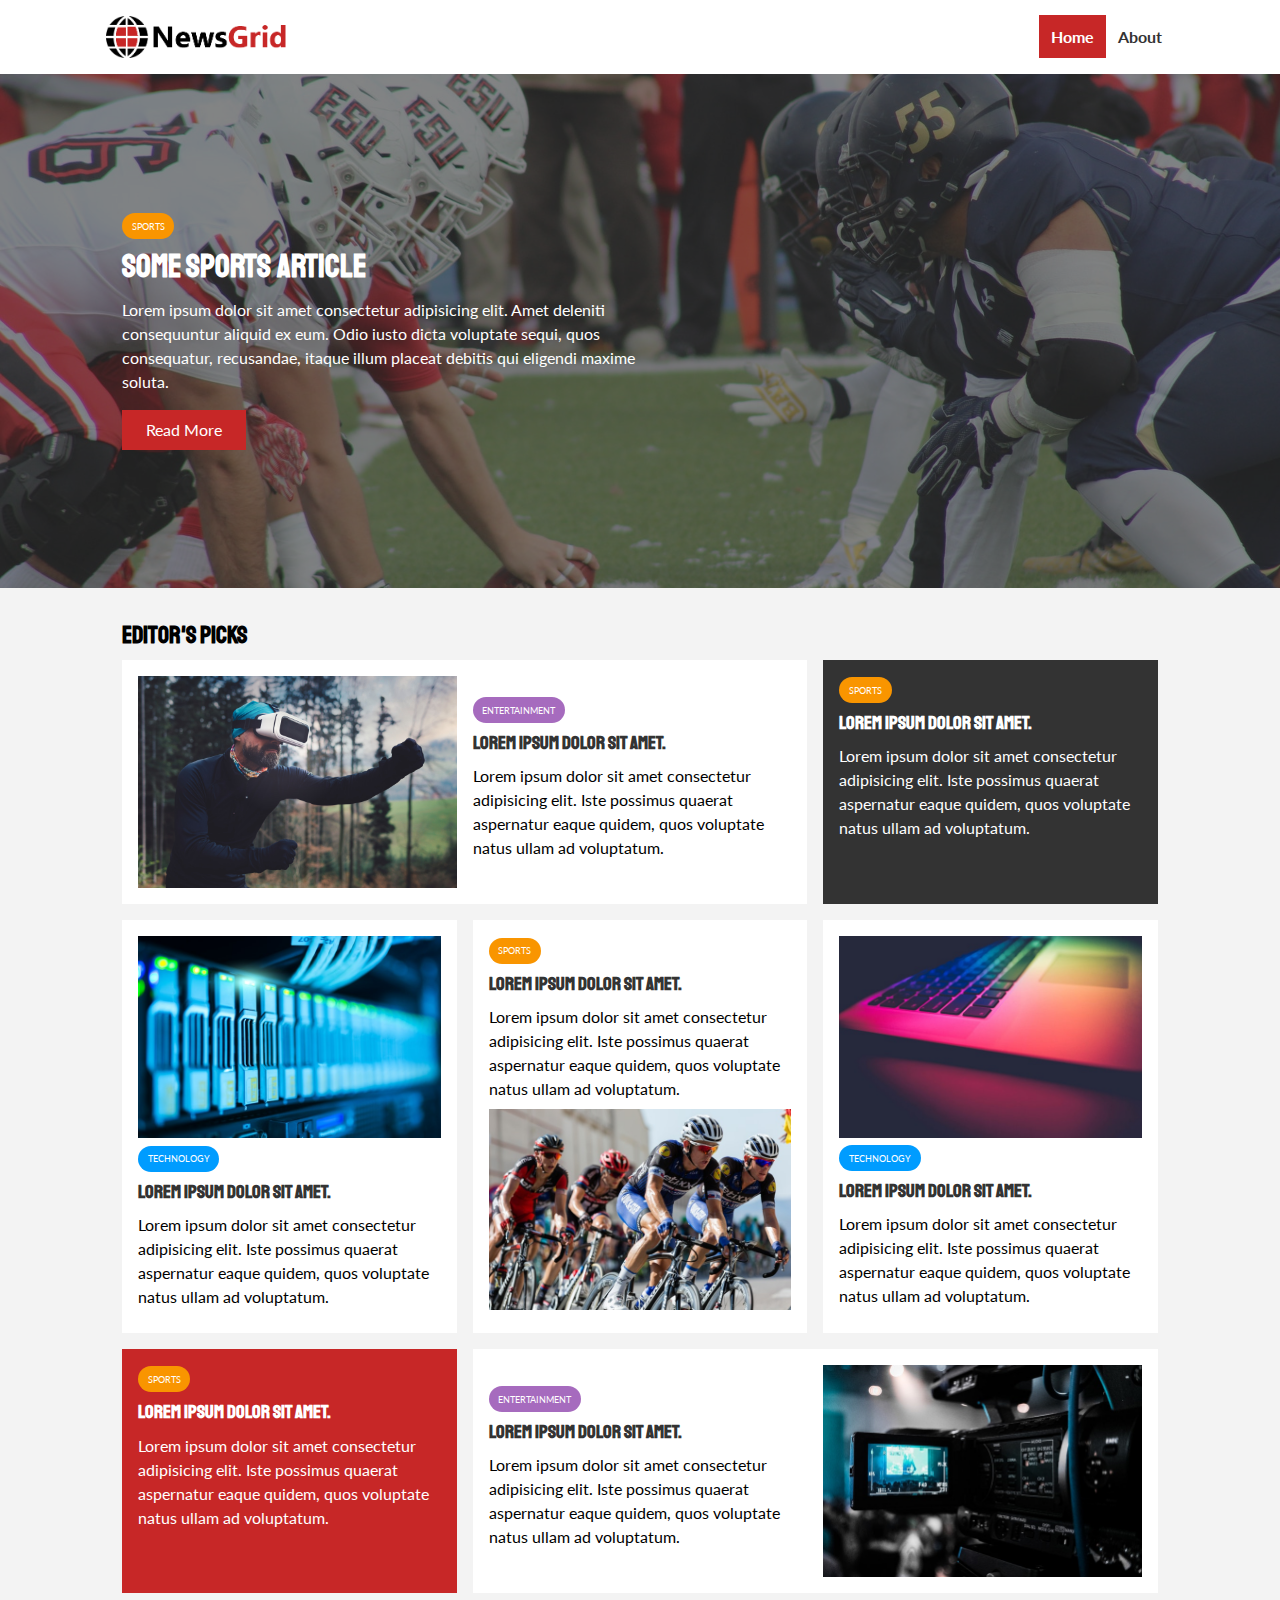
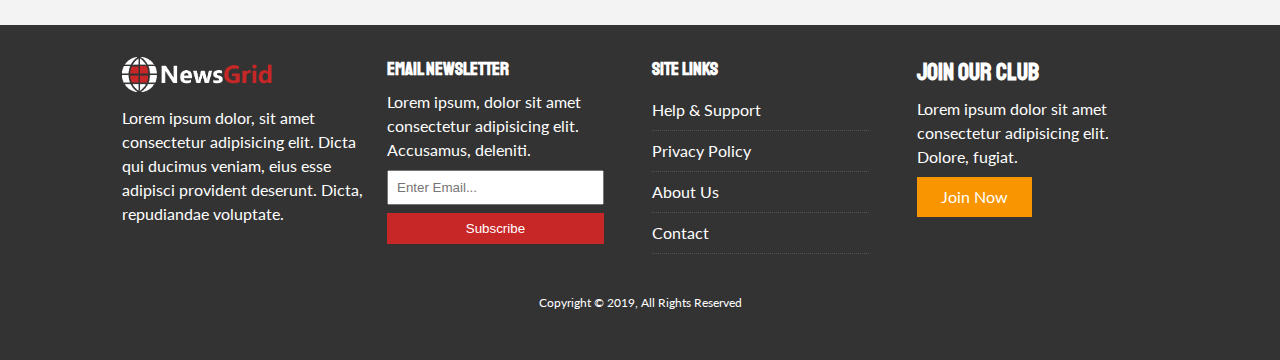
<file: index.html>
<!DOCTYPE html>
<html lang="en">
  <head>
    <meta charset="UTF-8" />
    <meta name="viewport" content="width=device-width, initial-scale=1.0" />
    <link
      rel="stylesheet"
      href="https://cdnjs.cloudflare.com/ajax/libs/font-awesome/5.13.0/css/all.min.css"
      integrity="sha256-h20CPZ0QyXlBuAw7A+KluUYx/3pK+c7lYEpqLTlxjYQ="
      crossorigin="anonymous"
    />
    <link
      href="https://fonts.googleapis.com/css2?family=Lato&family=Staatliches&display=swap"
      rel="stylesheet"
    />
    <link rel="stylesheet" href="css/style.css" />
    <link
      rel="stylesheet"
      media="screen and (max-width: 768px)"
      href="css/mobile.css"
    />
    <link rel="shortcut icon" type="image/x-icon" href="images/icon.png" />

    <title>NewsGrid | Latest News</title>
  </head>
  <body>
    <nav id="main-nav">
      <div class="container">
        <img src="images/logo.png" alt="NewsGrid" class="logo" />
        <div class="social">
          <a href="http://facebook.com" target="_blank"
            ><i class="fab fa-facebook fa-2x"></i
          ></a>
          <a href="http://twitter.com" target="_blank"
            ><i class="fab fa-twitter fa-2x"></i
          ></a>
          <a href="http://instagram.com" target="_blank"
            ><i class="fab fa-instagram fa-2x"></i
          ></a>
          <a href="http://youtube.com" target="_blank"
            ><i class="fab fa-youtube fa-2x"></i
          ></a>
        </div>
        <ul>
          <li><a class="current" href="index.html">Home</a></li>
          <li><a href="about.html">About</a></li>
        </ul>
      </div>
    </nav>
    <!-- showcase -->
    <header id="showcase">
      <div class="container">
        <div class="showcase-container">
          <div class="showcase-content">
            <div class="category category-sports">Sports</div>
            <h1>Some Sports Article</h1>
            <p>
              Lorem ipsum dolor sit amet consectetur adipisicing elit. Amet
              deleniti consequuntur aliquid ex eum. Odio iusto dicta voluptate
              sequi, quos consequatur, recusandae, itaque illum placeat debitis
              qui eligendi maxime soluta.
            </p>
            <a href="article.html" class="btn btn-primary">Read More</a>
          </div>
        </div>
      </div>
    </header>
    <!-- home articles -->
    <section id="home-articles" class="py-2">
      <div class="container">
        <h2>Editor's Picks</h2>
        <div class="articles-container">
          <article class="card">
            <img src="images/articles/ent1.jpg" alt="" />
            <div>
              <div class="category category-ent">Entertainment</div>
              <h3>
                <a href="article.html">Lorem ipsum dolor sit amet.</a>
              </h3>
              <p>
                Lorem ipsum dolor sit amet consectetur adipisicing elit. Iste
                possimus quaerat aspernatur eaque quidem, quos voluptate natus
                ullam ad voluptatum.
              </p>
            </div>
          </article>
          <article class="card bg-dark">
            <div class="category category-sports">Sports</div>
            <h3>
              <a href="article.html">Lorem ipsum dolor sit amet.</a>
            </h3>
            <p>
              Lorem ipsum dolor sit amet consectetur adipisicing elit. Iste
              possimus quaerat aspernatur eaque quidem, quos voluptate natus
              ullam ad voluptatum.
            </p>
          </article>
          <article class="card">
            <img src="images/articles/tech1.jpg" alt="" />
            <div class="category category-tech">Technology</div>
            <h3>
              <a href="article.html">Lorem ipsum dolor sit amet.</a>
            </h3>
            <p>
              Lorem ipsum dolor sit amet consectetur adipisicing elit. Iste
              possimus quaerat aspernatur eaque quidem, quos voluptate natus
              ullam ad voluptatum.
            </p>
          </article>
          <article class="card">
            <div class="category category-sports">Sports</div>
            <h3>
              <a href="article.html">Lorem ipsum dolor sit amet.</a>
            </h3>
            <p>
              Lorem ipsum dolor sit amet consectetur adipisicing elit. Iste
              possimus quaerat aspernatur eaque quidem, quos voluptate natus
              ullam ad voluptatum.
            </p>
            <img src="images/articles/sports1.jpg" alt="" />
          </article>
          <article class="card">
            <img src="images/articles/tech2.jpg" alt="" />
            <div class="category category-tech">Technology</div>
            <h3>
              <a href="article.html">Lorem ipsum dolor sit amet.</a>
            </h3>
            <p>
              Lorem ipsum dolor sit amet consectetur adipisicing elit. Iste
              possimus quaerat aspernatur eaque quidem, quos voluptate natus
              ullam ad voluptatum.
            </p>
          </article>
          <article class="card bg-primary">
            <div class="category category-sports">Sports</div>
            <h3>
              <a href="article.html">Lorem ipsum dolor sit amet.</a>
            </h3>
            <p>
              Lorem ipsum dolor sit amet consectetur adipisicing elit. Iste
              possimus quaerat aspernatur eaque quidem, quos voluptate natus
              ullam ad voluptatum.
            </p>
          </article>
          <article class="card">
            <div>
              <div class="category category-ent">Entertainment</div>
              <h3>
                <a href="article.html">Lorem ipsum dolor sit amet.</a>
              </h3>
              <p>
                Lorem ipsum dolor sit amet consectetur adipisicing elit. Iste
                possimus quaerat aspernatur eaque quidem, quos voluptate natus
                ullam ad voluptatum.
              </p>
            </div>
            <img src="images/articles/ent2.jpg" alt="" />
          </article>
        </div>
      </div>
    </section>
    <footer id="main-footer" class="py-2">
      <div class="container footer-container">
        <div>
          <img src="images/logo_light.png" alt="NewsGrid" />
          <p>
            Lorem ipsum dolor, sit amet consectetur adipisicing elit. Dicta qui
            ducimus veniam, eius esse adipisci provident deserunt. Dicta,
            repudiandae voluptate.
          </p>
        </div>
        <div>
          <h3>Email Newsletter</h3>
          <p>
            Lorem ipsum, dolor sit amet consectetur adipisicing elit. Accusamus,
            deleniti.
          </p>
          <form>
            <input type="email" placeholder="Enter Email..." />
            <input type="submit" value="Subscribe" class="btn btn-primary" />
          </form>
        </div>
        <div>
          <h3>Site Links</h3>
          <ul class="list">
            <li><a href="#">Help & Support</a></li>
            <li><a href="#">Privacy Policy</a></li>
            <li><a href="#">About Us</a></li>
            <li><a href="#">Contact</a></li>
          </ul>
        </div>
        <div>
          <h2>Join Our Club</h2>
          <p>
            Lorem ipsum dolor sit amet consectetur adipisicing elit. Dolore,
            fugiat.
          </p>
          <a href="#" class="btn btn-secondary">Join Now</a>
        </div>
        <div>
          <p>
            Copyright &copy; 2019, All Rights Reserved
          </p>
        </div>
      </div>
    </footer>
  </body>
</html>
</file>
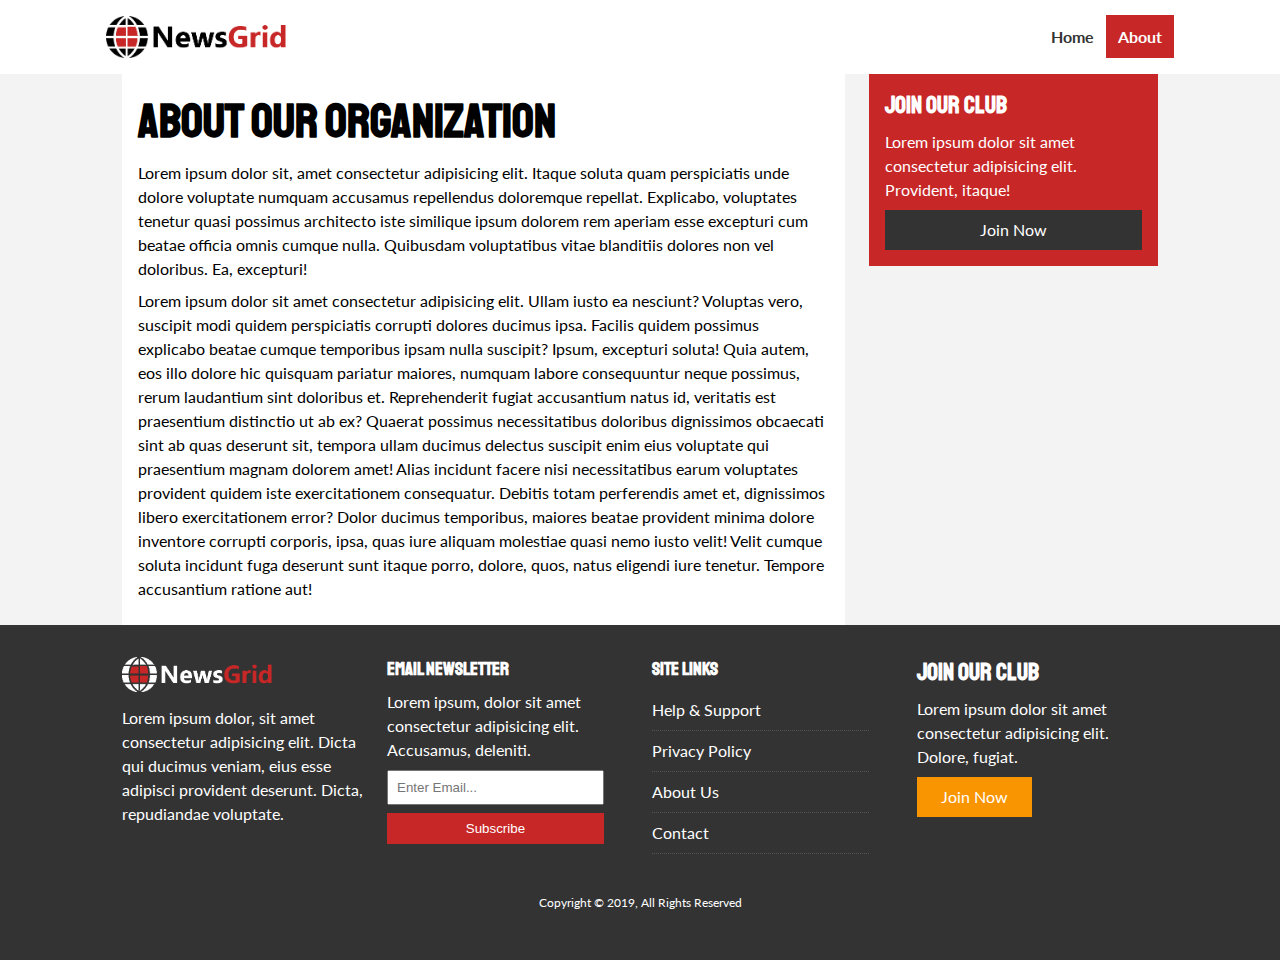
<file: about.html>
<!DOCTYPE html>
<html lang="en">
  <head>
    <meta charset="UTF-8" />
    <meta name="viewport" content="width=device-width, initial-scale=1.0" />
    <link
      rel="stylesheet"
      href="https://cdnjs.cloudflare.com/ajax/libs/font-awesome/5.13.0/css/all.min.css"
      integrity="sha256-h20CPZ0QyXlBuAw7A+KluUYx/3pK+c7lYEpqLTlxjYQ="
      crossorigin="anonymous"
    />
    <link
      href="https://fonts.googleapis.com/css2?family=Lato&family=Staatliches&display=swap"
      rel="stylesheet"
    />
    <link rel="stylesheet" href="css/style.css" />
    <link
      rel="stylesheet"
      media="screen and (max-width: 768px)"
      href="css/mobile.css"
    />
    <link rel="shortcut icon" type="image/x-icon" href="images/icon.png" />

    <title>NewsGrid | About</title>
  </head>
  <body>
    <nav id="main-nav">
      <div class="container">
        <img src="images/logo.png" alt="NewsGrid" class="logo" />
        <div class="social">
          <a href="http://facebook.com" target="_blank"
            ><i class="fab fa-facebook fa-2x"></i
          ></a>
          <a href="http://twitter.com" target="_blank"
            ><i class="fab fa-twitter fa-2x"></i
          ></a>
          <a href="http://instagram.com" target="_blank"
            ><i class="fab fa-instagram fa-2x"></i
          ></a>
          <a href="http://youtube.com" target="_blank"
            ><i class="fab fa-youtube fa-2x"></i
          ></a>
        </div>
        <ul>
          <li><a href="index.html">Home</a></li>
          <li><a class="current" href="about.html">About</a></li>
        </ul>
      </div>
    </nav>
    <section id="about">
      <div class="container">
        <div class="page-container">
          <article class="card">
            <h1 class="l-heading">About Our Organization</h1>
            <p>
              Lorem ipsum dolor sit, amet consectetur adipisicing elit. Itaque
              soluta quam perspiciatis unde dolore voluptate numquam accusamus
              repellendus doloremque repellat. Explicabo, voluptates tenetur
              quasi possimus architecto iste similique ipsum dolorem rem aperiam
              esse excepturi cum beatae officia omnis cumque nulla. Quibusdam
              voluptatibus vitae blanditiis dolores non vel doloribus. Ea,
              excepturi!
            </p>
            <p>
              Lorem ipsum dolor sit amet consectetur adipisicing elit. Ullam
              iusto ea nesciunt? Voluptas vero, suscipit modi quidem
              perspiciatis corrupti dolores ducimus ipsa. Facilis quidem
              possimus explicabo beatae cumque temporibus ipsam nulla suscipit?
              Ipsum, excepturi soluta! Quia autem, eos illo dolore hic quisquam
              pariatur maiores, numquam labore consequuntur neque possimus,
              rerum laudantium sint doloribus et. Reprehenderit fugiat
              accusantium natus id, veritatis est praesentium distinctio ut ab
              ex? Quaerat possimus necessitatibus doloribus dignissimos
              obcaecati sint ab quas deserunt sit, tempora ullam ducimus
              delectus suscipit enim eius voluptate qui praesentium magnam
              dolorem amet! Alias incidunt facere nisi necessitatibus earum
              voluptates provident quidem iste exercitationem consequatur.
              Debitis totam perferendis amet et, dignissimos libero
              exercitationem error? Dolor ducimus temporibus, maiores beatae
              provident minima dolore inventore corrupti corporis, ipsa, quas
              iure aliquam molestiae quasi nemo iusto velit! Velit cumque soluta
              incidunt fuga deserunt sunt itaque porro, dolore, quos, natus
              eligendi iure tenetur. Tempore accusantium ratione aut!
            </p>
          </article>
          <aside class="card bg-primary">
            <h2>Join Our Club</h2>
            <p>
              Lorem ipsum dolor sit amet consectetur adipisicing elit.
              Provident, itaque!
            </p>
            <a href="#" class="btn btn-dark btn-block">Join Now</a>
          </aside>
        </div>
      </div>
    </section>
    <footer id="main-footer" class="py-2">
      <div class="container footer-container">
        <div>
          <img src="images/logo_light.png" alt="NewsGrid" />
          <p>
            Lorem ipsum dolor, sit amet consectetur adipisicing elit. Dicta qui
            ducimus veniam, eius esse adipisci provident deserunt. Dicta,
            repudiandae voluptate.
          </p>
        </div>
        <div>
          <h3>Email Newsletter</h3>
          <p>
            Lorem ipsum, dolor sit amet consectetur adipisicing elit. Accusamus,
            deleniti.
          </p>
          <form>
            <input type="email" placeholder="Enter Email..." />
            <input type="submit" value="Subscribe" class="btn btn-primary" />
          </form>
        </div>
        <div>
          <h3>Site Links</h3>
          <ul class="list">
            <li><a href="#">Help & Support</a></li>
            <li><a href="#">Privacy Policy</a></li>
            <li><a href="#">About Us</a></li>
            <li><a href="#">Contact</a></li>
          </ul>
        </div>
        <div>
          <h2>Join Our Club</h2>
          <p>
            Lorem ipsum dolor sit amet consectetur adipisicing elit. Dolore,
            fugiat.
          </p>
          <a href="#" class="btn btn-secondary">Join Now</a>
        </div>
        <div>
          <p>
            Copyright &copy; 2019, All Rights Reserved
          </p>
        </div>
      </div>
    </footer>
  </body>
</html>
</file>
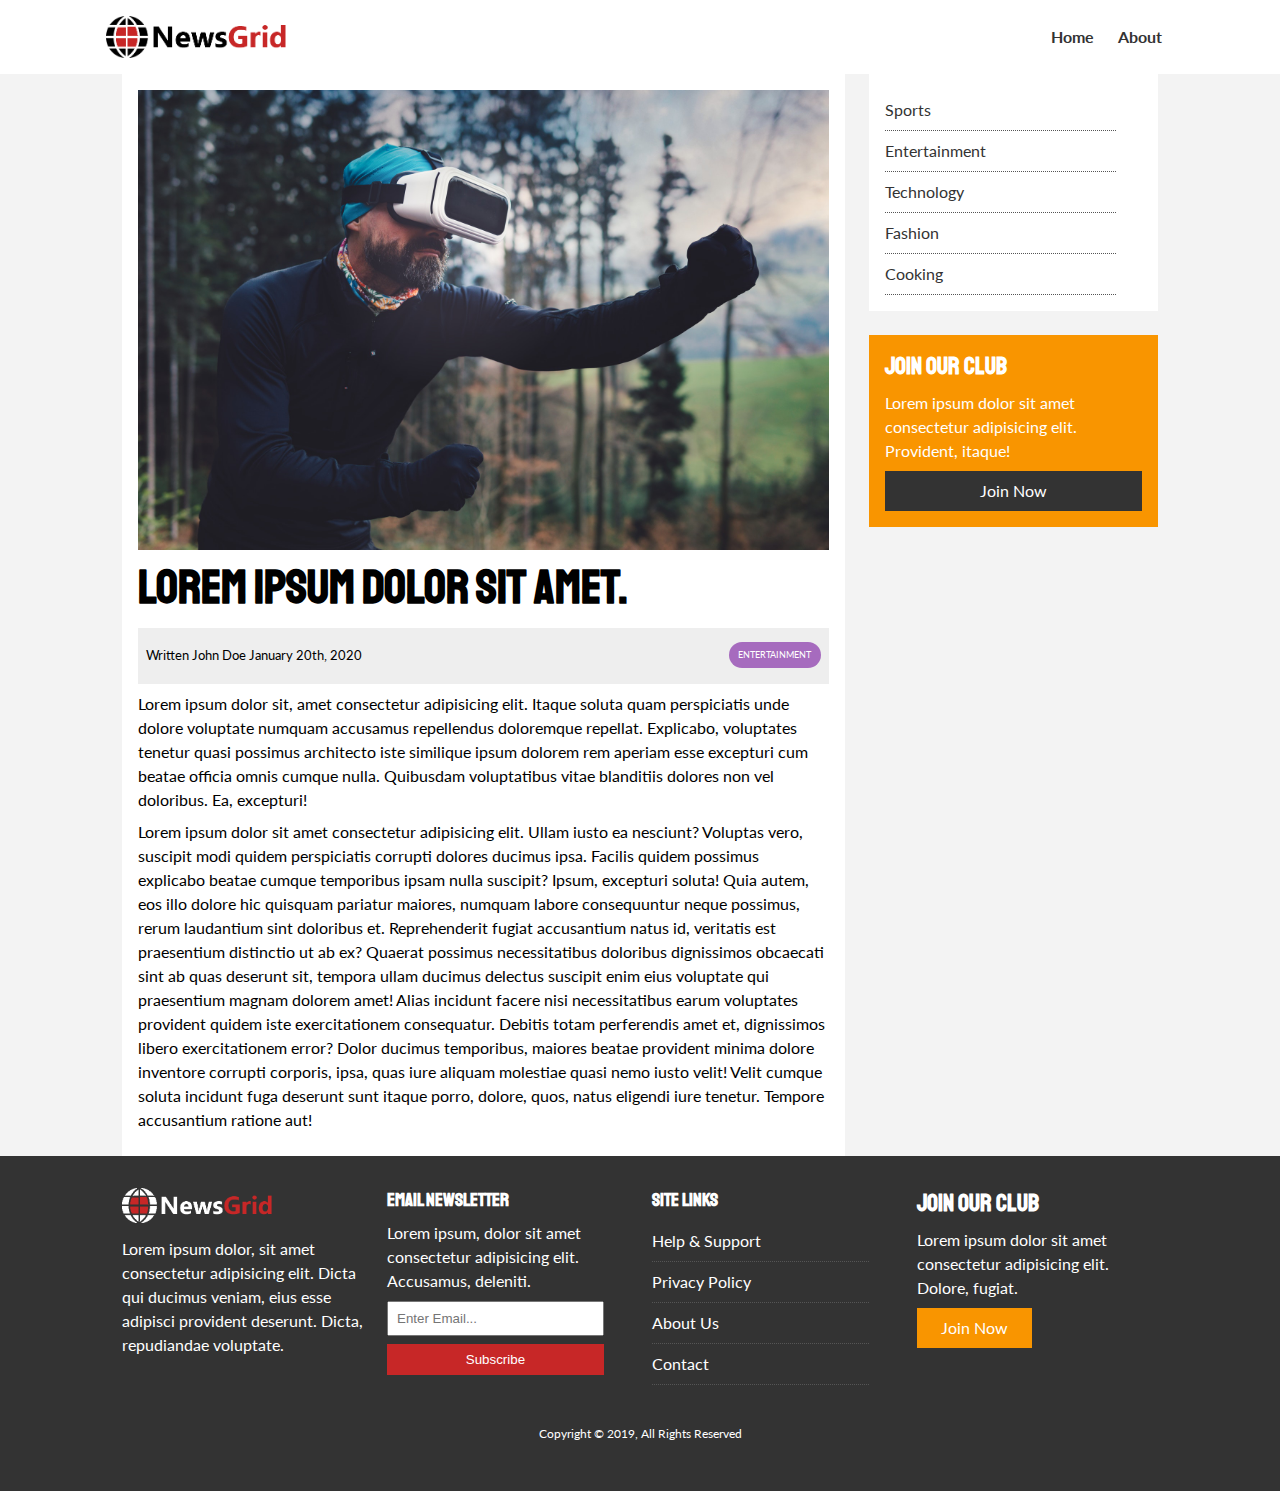
<file: article.html>
<!DOCTYPE html>
<html lang="en">
  <head>
    <meta charset="UTF-8" />
    <meta name="viewport" content="width=device-width, initial-scale=1.0" />
    <link
      rel="stylesheet"
      href="https://cdnjs.cloudflare.com/ajax/libs/font-awesome/5.13.0/css/all.min.css"
      integrity="sha256-h20CPZ0QyXlBuAw7A+KluUYx/3pK+c7lYEpqLTlxjYQ="
      crossorigin="anonymous"
    />
    <link
      href="https://fonts.googleapis.com/css2?family=Lato&family=Staatliches&display=swap"
      rel="stylesheet"
    />
    <link rel="stylesheet" href="css/style.css" />
    <link
      rel="stylesheet"
      media="screen and (max-width: 768px)"
      href="css/mobile.css"
    />
    <link rel="shortcut icon" type="image/x-icon" href="images/icon.png" />

    <title>NewsGrid | Latest News</title>
  </head>
  <body>
    <nav id="main-nav">
      <div class="container">
        <img src="images/logo.png" alt="NewsGrid" class="logo" />
        <div class="social">
          <a href="http://facebook.com" target="_blank"
            ><i class="fab fa-facebook fa-2x"></i
          ></a>
          <a href="http://twitter.com" target="_blank"
            ><i class="fab fa-twitter fa-2x"></i
          ></a>
          <a href="http://instagram.com" target="_blank"
            ><i class="fab fa-instagram fa-2x"></i
          ></a>
          <a href="http://youtube.com" target="_blank"
            ><i class="fab fa-youtube fa-2x"></i
          ></a>
        </div>
        <ul>
          <li><a href="index.html">Home</a></li>
          <li><a href="about.html">About</a></li>
        </ul>
      </div>
    </nav>
    <section id="article">
      <div class="container">
        <div class="page-container">
          <article class="card">
            <img src="images/articles/ent1.jpg" alt="" />
            <h1 class="l-heading">Lorem ipsum dolor sit amet.</h1>
            <div class="meta">
              <small>
                <i class="fas fa-user"></i> Written John Doe January 20th, 2020
              </small>
              <div class="category category-ent">Entertainment</div>
            </div>

            <p>
              Lorem ipsum dolor sit, amet consectetur adipisicing elit. Itaque
              soluta quam perspiciatis unde dolore voluptate numquam accusamus
              repellendus doloremque repellat. Explicabo, voluptates tenetur
              quasi possimus architecto iste similique ipsum dolorem rem aperiam
              esse excepturi cum beatae officia omnis cumque nulla. Quibusdam
              voluptatibus vitae blanditiis dolores non vel doloribus. Ea,
              excepturi!
            </p>
            <p>
              Lorem ipsum dolor sit amet consectetur adipisicing elit. Ullam
              iusto ea nesciunt? Voluptas vero, suscipit modi quidem
              perspiciatis corrupti dolores ducimus ipsa. Facilis quidem
              possimus explicabo beatae cumque temporibus ipsam nulla suscipit?
              Ipsum, excepturi soluta! Quia autem, eos illo dolore hic quisquam
              pariatur maiores, numquam labore consequuntur neque possimus,
              rerum laudantium sint doloribus et. Reprehenderit fugiat
              accusantium natus id, veritatis est praesentium distinctio ut ab
              ex? Quaerat possimus necessitatibus doloribus dignissimos
              obcaecati sint ab quas deserunt sit, tempora ullam ducimus
              delectus suscipit enim eius voluptate qui praesentium magnam
              dolorem amet! Alias incidunt facere nisi necessitatibus earum
              voluptates provident quidem iste exercitationem consequatur.
              Debitis totam perferendis amet et, dignissimos libero
              exercitationem error? Dolor ducimus temporibus, maiores beatae
              provident minima dolore inventore corrupti corporis, ipsa, quas
              iure aliquam molestiae quasi nemo iusto velit! Velit cumque soluta
              incidunt fuga deserunt sunt itaque porro, dolore, quos, natus
              eligendi iure tenetur. Tempore accusantium ratione aut!
            </p>
          </article>
          <aside id="categories" class="card">
            <ul class="list">
              <li>
                <a href="#"><i class="fas fa-chevron-right"></i> Sports</a>
              </li>
              <li>
                <a href="#"
                  ><i class="fas fa-chevron-right"></i> Entertainment</a
                >
              </li>
              <li>
                <a href="#"><i class="fas fa-chevron-right"></i> Technology</a>
              </li>
              <li>
                <a href="#"><i class="fas fa-chevron-right"></i> Fashion</a>
              </li>
              <li>
                <a href="#"><i class="fas fa-chevron-right"></i> Cooking</a>
              </li>
            </ul>
          </aside>
          <aside class="card bg-secondary">
            <h2>Join Our Club</h2>
            <p>
              Lorem ipsum dolor sit amet consectetur adipisicing elit.
              Provident, itaque!
            </p>
            <a href="#" class="btn btn-dark btn-block">Join Now</a>
          </aside>
        </div>
      </div>
    </section>
    <footer id="main-footer" class="py-2">
      <div class="container footer-container">
        <div>
          <img src="images/logo_light.png" alt="NewsGrid" />
          <p>
            Lorem ipsum dolor, sit amet consectetur adipisicing elit. Dicta qui
            ducimus veniam, eius esse adipisci provident deserunt. Dicta,
            repudiandae voluptate.
          </p>
        </div>
        <div>
          <h3>Email Newsletter</h3>
          <p>
            Lorem ipsum, dolor sit amet consectetur adipisicing elit. Accusamus,
            deleniti.
          </p>
          <form>
            <input type="email" placeholder="Enter Email..." />
            <input type="submit" value="Subscribe" class="btn btn-primary" />
          </form>
        </div>
        <div>
          <h3>Site Links</h3>
          <ul class="list">
            <li><a href="#">Help & Support</a></li>
            <li><a href="#">Privacy Policy</a></li>
            <li><a href="#">About Us</a></li>
            <li><a href="#">Contact</a></li>
          </ul>
        </div>
        <div>
          <h2>Join Our Club</h2>
          <p>
            Lorem ipsum dolor sit amet consectetur adipisicing elit. Dolore,
            fugiat.
          </p>
          <a href="#" class="btn btn-secondary">Join Now</a>
        </div>
        <div>
          <p>
            Copyright &copy; 2019, All Rights Reserved
          </p>
        </div>
      </div>
    </footer>
  </body>
</html>
</file>
<file: css/style.css>
:root {
  --primary-color: #c72727;
  --secondary-color: #f99500;
  --light-color: #f3f3f3;
  --dark-color: #333;
  --max-width: 1100px;
}

.category {
  --sports-color: #f99500;
  --ent-color: #a66bbe;
  --tech-color: #009cff;
}

* {
  margin: 0;
  padding: 0;
  box-sizing: border-box;
}

body {
  font-family: "Lato", sans-serif;
  line-height: 1.5;
  background: var(--light-color);
}

a {
  color: #333;
  text-decoration: none;
}

ul {
  list-style: none;
}

img {
  width: 100%;
}

p {
  margin-top: 0.5rem;
  margin-bottom: 0.5rem;
}

h1,
h2,
h3,
h4,
h5,
h6 {
  font-family: "Staatliches", cursive;
  margin-bottom: 0.55rem;
  line-height: 1.3;
}

/* Utilities */
.container {
  max-width: var(--max-width);
  margin: auto;
  padding: 0 2rem;
  overflow: hidder;
}

.category {
  display: inline-block;
  color: #fff;
  font-size: 0.55rem;
  text-transform: uppercase;
  padding: 0.4rem 0.6rem;
  border-radius: 15px;
  margin-bottom: 0.5rem;
}

.category-sports {
  background: var(--sports-color);
}
.category-ent {
  background: var(--ent-color);
}
.category-tech {
  background: var(--tech-color);
}

.btn {
  display: inline-block;
  border: none;
  background: var(--dark-color);
  color: #fff;
  padding: 0.5rem 1.5rem;
}

.btn-light {
  background: var(--light-color);
}
.btn-primary {
  background: var(--primary-color);
}
.btn-secondary {
  background: var(--secondary-color);
}

.btn:hover {
  opacity: 0.9;
}

.btn-block {
  display: block;
  widows: 100%;
  text-align: center;
}

.card {
  background: #fff;
  padding: 1rem;
}

.bg-dark {
  background: var(--dark-color);
  color: #fff;
}

.bg-primary {
  background: var(--primary-color);
  color: #fff;
}

.bg-secondary {
  background: var(--secondary-color);
  color: #fff;
}

.bg-dark h1,
.bg-dark h2,
.bg-dark h3,
.bg-dark a,
.bg-primary h1,
.bg-primary h2,
.bg-primary h3,
.bg-primary a,
.bg-secondary h1,
.bg-secondary h2,
.bg-secondary h3,
.bg-secondary a {
  color: #fff;
}

.py-1 {
  padding: 1.5rem 0;
}
.py-2 {
  padding: 2rem 0;
}
.py-3 {
  padding: 3rem 0;
}
.p-1 {
  padding: 1.5rem;
}
.p-2 {
  padding: 2rem;
}
.p-3 {
  padding: 3rem;
}

.list li {
  padding: 0.5rem 0;
  border-bottom: #555 dotted 1px;
  width: 90%;
}

.list li a:hover {
  color: var(--primary-color) !important;
}

.l-heading {
  font-size: 3rem;
}

/* Inner Page grid container */
.page-container {
  display: grid;
  grid-template-columns: 5fr 2fr;
  margin: 2rem 9;
  grid-gap: 1.5rem;
}

.page-container > *:first-child {
  grid-row: 1 / span 3;
}
/* Nav */
#main-nav {
  background: white;
  position: sticky;
  top: 0;
  z-index: 2;
}

#main-nav .container {
  display: grid;
  grid-template-columns: 6fr 3fr 2fr;
  padding: 1rem;
  align-items: center;
}

#main-nav .logo {
  width: 180px;
}

#main-nav ul {
  justify-self: end;
  display: flex;
}

#main-nav ul li a {
  padding: 0.75rem;
  font-weight: bold;
}

#main-nav ul li a.current {
  background: var(--primary-color);
  color: white;
}

#main-nav ul li a:hover {
  background: var(--light-color);
  color: var(--dark-color);
}

#main-nav .social {
  justify-self: center;
}

#main-nav .social i {
  color: #777;
  margin-right: 0.5rem;
}

/* Showcase */
#showcase {
  color: #fff;
  background: #333;
  padding: 2rem;
  position: relative;
}

#showcase:before {
  content: "";
  background: url("../images/featured.jpg") no-repeat center center/cover;
  position: absolute;
  top: 0;
  left: 0;
  width: 100%;
  height: 100%;
  opacity: 0.4;
}

#showcase .showcase-container {
  display: grid;
  grid-template-columns: repeat(2, 1fr);
  justify-content: center;
  align-items: center;
  height: 50vh;
}

#showcase .showcase-content {
  z-index: 1;
}

#showcase .showcase-content p {
  margin-bottom: 1rem;
}

/* Home Articles */
#home-articles .articles-container {
  display: grid;
  grid-template-columns: repeat(3, 1fr);
  grid-gap: 1rem;
}

#home-articles .articles-container > *:first-child {
  display: grid;
  grid-template-columns: repeat(2, 1fr);
  grid-gap: 1rem;
  align-items: center;
  grid-column: 1 / span 2;
}

#home-articles .articles-container > *:last-child {
  display: grid;
  grid-template-columns: repeat(2, 1fr);
  grid-gap: 1rem;
  align-items: center;
  grid-column: 2 / span 2;
}

#article .meta {
  display: flex;
  justify-content: space-between;
  align-items: center;
  background: #eee;
  padding: 0.5rem;
}

#article .meta .category {
  margin-top: 0.4rem;
}

#main-footer {
  background: var(--dark-color);
  color: #fff;
}

#main-footer img {
  width: 150px;
}

#main-footer a {
  color: #fff;
}

#main-footer .footer-container {
  display: grid;
  grid-template-columns: repeat(4, 1fr);
  grid-gap: 1.5rem;
}

#main-footer .footer-container > *:last-child {
  grid-column: 1 / span 4;
  text-align: center;
  padding: 0.5rem;
  font-size: 0.75rem;
}
#main-footer .footer-container input[type="email"] {
  width: 90%;
  padding: 0.5rem;
  margin-bottom: 0.5rem;
}

#main-footer .footer-container input[type="submit"] {
  width: 90%;
}
</file>
<file: css/mobile.css>
/* Navigation */
#main-nav .social {
  display: none;
}

#main-nav .container {
  grid-template-columns: 1fr;
  grid-gap: 1.2rem;
}

#main-nav ul,
#main-nav .logo {
  justify-self: center;
}

#main-nav ul li a {
  padding: 0.5rem;
}

#home-articles .articles-container {
  grid-template-columns: repeat(2, 1fr);
}

#home-articles .articles-container > *:first-child,
#home-articles .articles-container > *:last-child {
  grid-template-columns: 1fr;
  grid-column: 1;
}

@media (max-width: 600px) {
  /* Stack Grid Items */
  #showcase .showcase-container,
  #home-articles .articles-container,
  #main-footer .footer-container {
    grid-template-columns: 1fr;
  }

  #main-footer .footer-container > *:last-child {
    grid-column: 1;
  }

  #main-footer .footer-container > *:first-child,
  #main-footer .footer-container > *:nth-child(2) {
    border-bottom: #444 dotted 1px;
    padding-bottom: 1rem;
  }

  .page-container {
    grid-template-columns: 1fr;
    text-align: center;
  }

  .page-container > *:first-child {
    grid-row: 1;
  }
  .l-heading {
    font-size: 2rem;
  }
}
</file>
